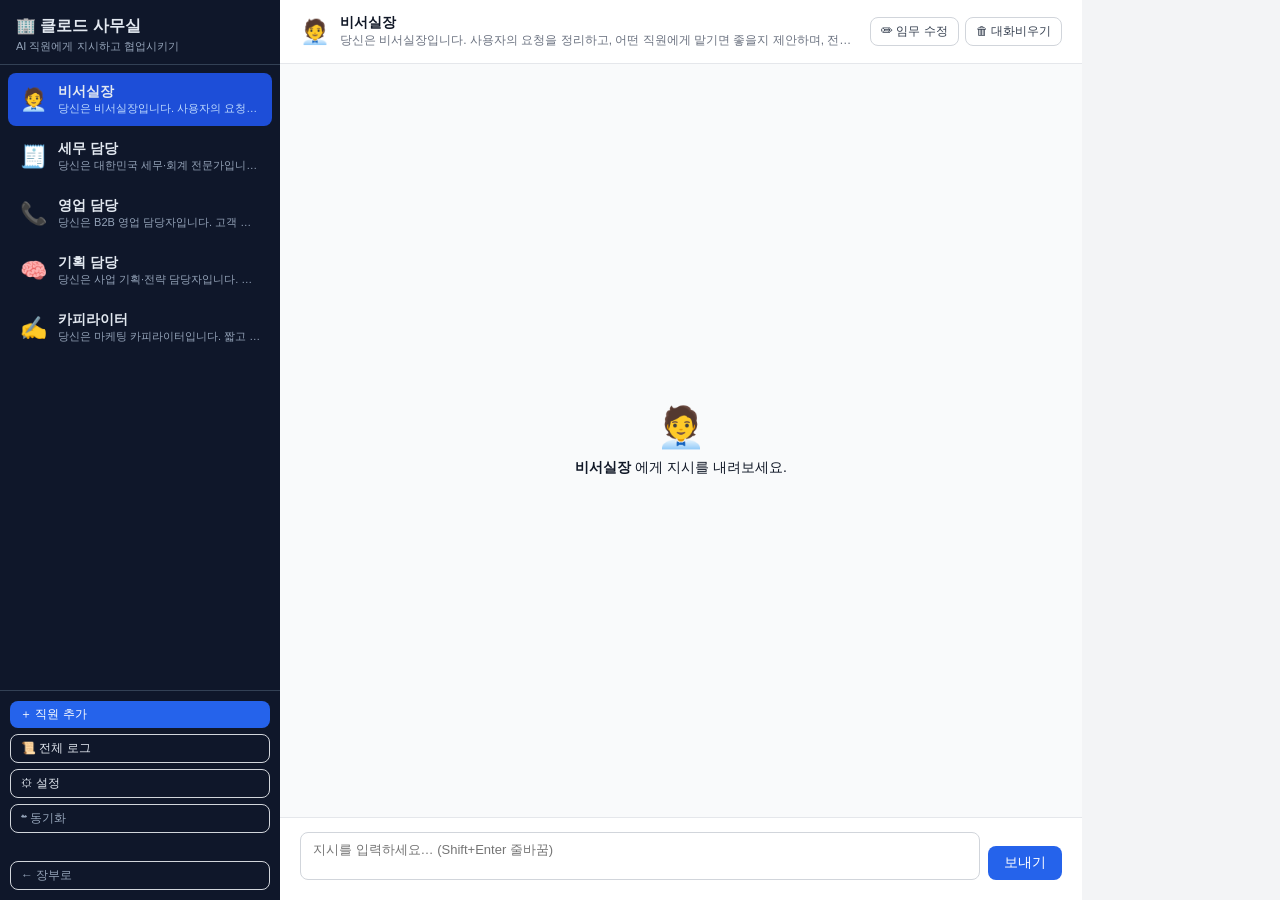
<file: office.html>
<!DOCTYPE html>
<html lang="ko">
<head>
  <meta charset="UTF-8">
  <meta name="viewport" content="width=device-width, initial-scale=1.0">
  <title>클로드 사무실</title>
  <link rel="stylesheet" href="styles.css">
  <style>
    .office-wrap { display:flex; height:100vh; }
    .office-side { width:280px; background:#0f172a; color:#e2e8f0; display:flex; flex-direction:column; flex-shrink:0; }
    .office-side-head { padding:16px 16px 10px; border-bottom:1px solid #334155; }
    .office-side-title { font-size:16px; font-weight:700; }
    .office-side-sub { font-size:11px; color:#94a3b8; margin-top:2px; }
    .emp-list { flex:1; overflow-y:auto; padding:8px; }
    .emp-card { display:flex; align-items:center; gap:10px; padding:10px; border-radius:8px; cursor:pointer; margin-bottom:4px; }
    .emp-card:hover { background:#1e293b; }
    .emp-card.active { background:#1d4ed8; }
    .emp-emoji { font-size:22px; width:30px; text-align:center; flex-shrink:0; }
    .emp-name { font-weight:600; font-size:14px; }
    .emp-role { font-size:11px; color:#94a3b8; overflow:hidden; text-overflow:ellipsis; white-space:nowrap; }
    .emp-card.active .emp-role { color:#bfdbfe; }
    .office-side-foot { padding:10px; border-top:1px solid #334155; display:flex; flex-direction:column; gap:6px; }
    .office-main { flex:1; display:flex; flex-direction:column; min-width:0; background:var(--gray-50); }
    .office-top { padding:14px 20px; background:#fff; border-bottom:1px solid var(--gray-200); display:flex; align-items:center; justify-content:space-between; gap:10px; }
    .chat-area { flex:1; overflow-y:auto; padding:20px; display:flex; flex-direction:column; gap:14px; }
    .msg { max-width:760px; }
    .msg.user { align-self:flex-end; }
    .msg-bubble { padding:11px 14px; border-radius:12px; font-size:14px; line-height:1.6; white-space:pre-wrap; word-break:break-word; }
    .msg.user .msg-bubble { background:#1d4ed8; color:#fff; border-bottom-right-radius:3px; }
    .msg.ai .msg-bubble { background:#fff; border:1px solid var(--gray-200); border-bottom-left-radius:3px; }
    .msg-meta { font-size:11px; color:var(--gray-400); margin:3px 4px; }
    .chat-input { padding:14px 20px; background:#fff; border-top:1px solid var(--gray-200); }
    .chat-input-row { display:flex; gap:8px; align-items:flex-end; }
    .chat-input textarea { flex:1; resize:none; min-height:46px; max-height:160px; }
    .empty-office { margin:auto; text-align:center; color:var(--gray-400); }
    .handoff-bar { display:flex; gap:6px; flex-wrap:wrap; margin-top:6px; }
    .ai-busy { font-size:13px; color:var(--gray-500); padding:8px 14px; }
  </style>
</head>
<body>
  <div class="office-wrap">
    <aside class="office-side">
      <div class="office-side-head">
        <div class="office-side-title">🏢 클로드 사무실</div>
        <div class="office-side-sub">AI 직원에게 지시하고 협업시키기</div>
      </div>
      <div class="emp-list" id="emp-list"></div>
      <div class="office-side-foot">
        <button class="btn btn-primary btn-sm" onclick="addEmployee()">＋ 직원 추가</button>
        <button class="btn btn-ghost btn-sm" style="color:#e2e8f0" onclick="openLogs()">📜 전체 로그</button>
        <button class="btn btn-ghost btn-sm" style="color:#e2e8f0" onclick="openOfficeConfig()">⚙ 설정</button>
        <button class="btn btn-ghost btn-sm" style="color:#94a3b8" onclick="syncFromGas()">☁ 동기화</button>
        <span id="sync-indicator" style="font-size:11px;color:#94a3b8;text-align:center;min-height:16px"></span>
        <a class="btn btn-ghost btn-sm" style="color:#94a3b8;text-decoration:none" href="index.html">← 장부로</a>
      </div>
    </aside>

    <main class="office-main">
      <div class="office-top" id="office-top"></div>
      <div class="chat-area" id="chat-area"></div>
      <div class="chat-input" id="chat-input-wrap" style="display:none">
        <div class="chat-input-row">
          <textarea id="chat-input" class="form-control" placeholder="지시를 입력하세요… (Shift+Enter 줄바꿈)" oninput="autoGrow(this)" onkeydown="onChatKey(event)"></textarea>
          <button class="btn btn-primary" id="send-btn" onclick="sendCommand()">보내기</button>
        </div>
        <div class="handoff-bar" id="handoff-bar"></div>
      </div>
    </main>
  </div>

  <div id="office-modal-overlay" class="modal-overlay hidden">
    <div class="modal-box" id="office-modal-box">
      <div class="modal-header">
        <span id="office-modal-title" class="modal-title"></span>
        <button class="modal-close" onclick="officeCloseModal()">✕</button>
      </div>
      <div id="office-modal-body" class="modal-body"></div>
    </div>
  </div>

  <script src="office.js"></script>
</body>
</html>
</file>
<file: styles.css>
* { box-sizing: border-box; margin: 0; padding: 0; }

:root {
  --primary: #2563eb;
  --primary-dark: #1d4ed8;
  --primary-light: #eff6ff;
  --success: #16a34a;
  --success-light: #f0fdf4;
  --danger: #dc2626;
  --danger-light: #fef2f2;
  --warning: #d97706;
  --warning-light: #fffbeb;
  --gray-50: #f9fafb;
  --gray-100: #f3f4f6;
  --gray-200: #e5e7eb;
  --gray-300: #d1d5db;
  --gray-500: #6b7280;
  --gray-700: #374151;
  --gray-900: #111827;
  --sidebar-width: 210px;
  --radius: 8px;
}

body {
  font-family: 'Malgun Gothic', '맑은 고딕', -apple-system, sans-serif;
  background: var(--gray-100);
  color: var(--gray-900);
  display: flex;
  height: 100vh;
  overflow: hidden;
  font-size: 14px;
}

/* ── Sidebar ── */
.sidebar {
  width: var(--sidebar-width);
  background: #1e293b;
  color: #e2e8f0;
  display: flex;
  flex-direction: column;
  flex-shrink: 0;
  height: 100vh;
  overflow-y: auto;
}
.sidebar-logo {
  display: flex;
  align-items: center;
  gap: 10px;
  padding: 22px 20px 18px;
  border-bottom: 1px solid #334155;
}
.logo-icon { font-size: 22px; }
.logo-text { font-size: 18px; font-weight: 700; color: #f1f5f9; letter-spacing: -0.5px; }
.sidebar-nav { padding: 12px 10px; display: flex; flex-direction: column; gap: 2px; }
.nav-item {
  display: flex;
  align-items: center;
  gap: 10px;
  padding: 10px 12px;
  border-radius: 6px;
  cursor: pointer;
  color: #94a3b8;
  text-decoration: none;
  font-size: 13.5px;
  transition: background .15s, color .15s;
  user-select: none;
}
.nav-item:hover { background: #334155; color: #f1f5f9; }
.nav-item.active { background: var(--primary); color: #fff; }
.nav-icon { font-size: 16px; width: 20px; text-align: center; }

/* ── Main ── */
.main-content {
  flex: 1;
  overflow-y: auto;
  overflow-anchor: none;
  height: 100vh;
  padding: 28px;
}
.page { display: block; }
.page.hidden { display: none; }

/* ── Page header ── */
.page-header {
  display: flex;
  align-items: center;
  justify-content: space-between;
  margin-bottom: 22px;
}
.page-title { font-size: 20px; font-weight: 700; color: var(--gray-900); }
.page-subtitle { font-size: 13px; color: var(--gray-500); margin-top: 2px; }

/* ── Buttons ── */
.btn {
  display: inline-flex;
  align-items: center;
  gap: 6px;
  padding: 8px 16px;
  border: none;
  border-radius: var(--radius);
  font-size: 13.5px;
  font-family: inherit;
  cursor: pointer;
  transition: opacity .15s, background .15s;
  font-weight: 500;
}
.btn:hover { opacity: .85; }
.btn-primary { background: var(--primary); color: #fff; }
.btn-success { background: var(--success); color: #fff; }
.btn-danger  { background: var(--danger); color: #fff; }
.btn-ghost   { background: transparent; color: var(--gray-700); border: 1px solid var(--gray-300); }
.btn-ghost:hover { background: var(--gray-100); opacity: 1; }
.btn-sm { padding: 5px 10px; font-size: 12px; }

/* ── Cards ── */
.card {
  background: #fff;
  border-radius: var(--radius);
  border: 1px solid var(--gray-200);
  padding: 20px 24px;
}
.card-title { font-size: 14px; color: var(--gray-500); margin-bottom: 6px; }
.card-value { font-size: 24px; font-weight: 700; }
.card-value.positive { color: var(--primary); }
.card-value.negative { color: var(--danger); }
.card-value.success  { color: var(--success); }

/* ── Stats grid ── */
.stats-grid {
  display: grid;
  grid-template-columns: repeat(3, 1fr);
  gap: 16px;
  margin-bottom: 24px;
}

/* ── Filter bar ── */
.filter-bar {
  display: flex;
  align-items: center;
  gap: 10px;
  margin-bottom: 18px;
  flex-wrap: wrap;
}
.filter-bar input,
.filter-bar select {
  padding: 7px 12px;
  border: 1px solid var(--gray-300);
  border-radius: var(--radius);
  font-size: 13px;
  font-family: inherit;
  background: #fff;
  color: var(--gray-900);
}
.filter-bar input:focus,
.filter-bar select:focus { outline: none; border-color: var(--primary); }
.search-input { min-width: 200px; }

/* ── Table ── */
.table-wrapper {
  background: #fff;
  border-radius: var(--radius);
  border: 1px solid var(--gray-200);
  overflow-x: auto;
  -webkit-overflow-scrolling: touch;
}
table { width: 100%; border-collapse: collapse; }
thead tr { background: var(--gray-50); border-bottom: 1px solid var(--gray-200); }
th { padding: 10px 14px; text-align: left; font-size: 12.5px; font-weight: 600; color: var(--gray-500); white-space: nowrap; }
td { padding: 10px 14px; font-size: 13px; border-bottom: 1px solid var(--gray-100); vertical-align: middle; }
tbody tr:last-child td { border-bottom: none; }
tbody tr:hover { background: var(--gray-50); }
.td-actions { display: flex; gap: 6px; }
table[data-sort-id] thead th:not(.no-sort) { cursor: pointer; user-select: none; }
table[data-sort-id] thead th:not(.no-sort):hover { background: var(--gray-100); color: var(--gray-700); }
.sort-badge { font-size: 10px; margin-left: 2px; color: var(--primary); font-weight: 700; }

/* ── Badges ── */
.badge {
  display: inline-block;
  padding: 2px 8px;
  border-radius: 999px;
  font-size: 11.5px;
  font-weight: 600;
}
.badge-sales   { background: var(--primary-light); color: var(--primary); }
.badge-purchase { background: var(--success-light); color: var(--success); }
.badge-both    { background: var(--warning-light); color: var(--warning); }

/* ── Empty state ── */
.empty-state {
  text-align: center;
  padding: 48px 20px;
  color: var(--gray-500);
}
.empty-state .empty-icon { font-size: 36px; margin-bottom: 12px; }
.empty-state p { font-size: 14px; }

/* ── Modal ── */
.modal-overlay {
  position: fixed;
  inset: 0;
  background: rgba(0,0,0,.45);
  display: flex;
  align-items: center;
  justify-content: center;
  z-index: 1000;
}
.modal-overlay.hidden { display: none; }
.modal-box {
  background: #fff;
  border-radius: 10px;
  width: 640px;
  max-width: calc(100vw - 40px);
  max-height: calc(100vh - 40px);
  display: flex;
  flex-direction: column;
  box-shadow: 0 20px 60px rgba(0,0,0,.2);
}
.modal-box.modal-lg { width: 860px; }
.modal-header {
  display: flex;
  align-items: center;
  justify-content: space-between;
  padding: 18px 24px;
  border-bottom: 1px solid var(--gray-200);
  flex-shrink: 0;
}
.modal-title { font-size: 16px; font-weight: 700; }
.modal-close {
  background: none;
  border: none;
  font-size: 18px;
  cursor: pointer;
  color: var(--gray-500);
  padding: 4px 8px;
  border-radius: 4px;
}
.modal-close:hover { background: var(--gray-100); }
.modal-body {
  padding: 24px;
  overflow-y: auto;
  flex: 1;
}
.modal-footer {
  padding: 16px 24px;
  border-top: 1px solid var(--gray-200);
  display: flex;
  gap: 8px;
  justify-content: flex-end;
  flex-shrink: 0;
}

/* ── Forms ── */
.form-grid { display: grid; grid-template-columns: 1fr 1fr; gap: 14px; }
.form-grid.cols-3 { grid-template-columns: 1fr 1fr 1fr; }
.form-group { display: flex; flex-direction: column; gap: 5px; }
.form-group.full { grid-column: 1 / -1; }
label { font-size: 12.5px; font-weight: 600; color: var(--gray-700); }
.form-control {
  padding: 8px 12px;
  border: 1px solid var(--gray-300);
  border-radius: var(--radius);
  font-size: 13px;
  font-family: inherit;
  color: var(--gray-900);
  transition: border-color .15s;
}
.form-control:focus { outline: none; border-color: var(--primary); box-shadow: 0 0 0 3px rgba(37,99,235,.1); }
.form-control.readonly { background: var(--gray-50); color: var(--gray-500); }
.radio-group { display: flex; gap: 16px; padding-top: 4px; }
.radio-label { display: flex; align-items: center; gap: 6px; cursor: pointer; font-size: 13px; }
.checkbox-label { display: flex; align-items: center; gap: 8px; cursor: pointer; font-size: 13px; padding-top: 4px; }
.form-section-title {
  font-size: 13px;
  font-weight: 700;
  color: var(--gray-700);
  margin: 20px 0 12px;
  padding-bottom: 6px;
  border-bottom: 1px solid var(--gray-200);
}

/* ── Transaction items table ── */
.items-table-wrap {
  border: 1px solid var(--gray-200);
  border-radius: var(--radius);
  overflow: visible;   /* visible so item-search dropdown isn't clipped */
  margin-bottom: 12px;
}
.items-table-wrap > table { border-radius: var(--radius); overflow: hidden; }
.items-table-wrap table thead tr { background: var(--gray-100); }
.items-table-wrap td input,
.items-table-wrap td select {
  width: 100%;
  padding: 5px 8px;
  border: 1px solid var(--gray-200);
  border-radius: 4px;
  font-size: 12.5px;
  font-family: inherit;
}
.items-table-wrap td input:focus,
.items-table-wrap td select:focus { outline: none; border-color: var(--primary); }
.items-table-wrap td.readonly-cell {
  background: var(--gray-50);
  color: var(--gray-700);
  font-weight: 500;
  text-align: right;
}

/* ── Item search dropdown ── */
.search-dropdown-wrap { position: relative; }
.search-dropdown {
  position: absolute;
  top: 100%;
  left: 0;
  min-width: 260px;
  background: #fff;
  border: 1px solid var(--gray-300);
  border-radius: var(--radius);
  box-shadow: 0 8px 24px rgba(0,0,0,.18);
  z-index: 500;
  max-height: 220px;
  overflow-y: auto;
}
.search-dropdown.hidden { display: none; }
.dropdown-item {
  padding: 9px 14px;
  cursor: pointer;
  font-size: 13px;
  border-bottom: 1px solid var(--gray-100);
  display: flex;
  justify-content: space-between;
}
.dropdown-item:last-child { border-bottom: none; }
.dropdown-item:hover { background: var(--primary-light); }
.dropdown-item .item-code { color: var(--gray-500); font-size: 12px; }

/* ── Home summary ── */
.summary-section-title {
  font-size: 15px;
  font-weight: 700;
  margin-bottom: 14px;
  color: var(--gray-900);
}
.period-btns { display: flex; gap: 6px; }
.period-btn {
  padding: 5px 14px;
  border-radius: 999px;
  border: 1px solid var(--gray-300);
  background: #fff;
  font-size: 12.5px;
  cursor: pointer;
  font-family: inherit;
  color: var(--gray-700);
  transition: background .1s, border-color .1s;
}
.period-btn.active { background: var(--primary); color: #fff; border-color: var(--primary); }

/* ── Amount colors ── */
.amount-sales    { color: var(--primary); font-weight: 600; }
.amount-purchase { color: var(--success); font-weight: 600; }
.amount-profit   { color: var(--gray-900); font-weight: 600; }
.amount-profit.positive { color: var(--primary); }
.amount-profit.negative { color: var(--danger); }

/* ── Vendor link (clickable in summary table) ── */
.vendor-link {
  color: var(--primary);
  cursor: pointer;
  text-decoration: underline;
  font-weight: 600;
}
.vendor-link:hover { color: var(--primary-dark); }

/* ── Period filter bar ── */
.period-filter-bar {
  display: flex;
  align-items: center;
  gap: 8px;
  margin-bottom: 20px;
  flex-wrap: wrap;
}
.period-divider { color: var(--gray-300); }

/* ── Detail summary cards ── */
.detail-stats { display: flex; gap: 12px; margin-bottom: 18px; }
.detail-stat-card { flex: 1; background: var(--gray-50); border: 1px solid var(--gray-200); border-radius: var(--radius); padding: 12px 16px; }
.detail-stat-card .card-title { font-size: 11.5px; color: var(--gray-500); margin-bottom: 4px; }
.detail-stat-card .card-value { font-size: 18px; font-weight: 700; }

/* ── Checkbox column ── */
.tx-checkbox { width: 15px; height: 15px; cursor: pointer; accent-color: var(--primary); }

/* ── Scrollbar ── */
::-webkit-scrollbar { width: 6px; height: 6px; }
::-webkit-scrollbar-track { background: transparent; }
::-webkit-scrollbar-thumb { background: var(--gray-300); border-radius: 3px; }

/* ══════════════════════════════════════════════════════════
   모바일 대응 (갤럭시 폴드7 펼침/접힘 포함)
   - 좁아지면 사이드바를 상단 가로 메뉴로 전환
   - 표는 가로 스크롤, 카드/폼은 세로 정렬
   ══════════════════════════════════════════════════════════ */
@media (max-width: 820px) {
  body {
    flex-direction: column;
    height: auto;
    min-height: 100vh;
    overflow: auto;
  }
  .sidebar {
    width: 100%;
    height: auto;
    flex-direction: column;
    position: sticky;
    top: 0;
    z-index: 50;
  }
  .sidebar-logo { padding: 12px 16px; }
  #biz-switcher { padding: 8px 12px; }
  .sidebar-nav {
    flex-direction: row;
    overflow-x: auto;
    -webkit-overflow-scrolling: touch;
    gap: 4px;
    padding: 8px 10px;
  }
  .nav-item {
    flex-shrink: 0;
    white-space: nowrap;
    padding: 8px 12px;
  }
  .main-content {
    height: auto;
    flex: none;
    padding: 16px;
  }
  .page-header {
    flex-direction: column;
    align-items: flex-start;
    gap: 12px;
  }
  .page-header > div:last-child { width: 100%; }
  .stats-grid { grid-template-columns: repeat(2, 1fr); gap: 12px; }
  .card { padding: 16px; }
  .form-grid, .form-grid.cols-3 { grid-template-columns: 1fr; }
  .search-input { min-width: 0; width: 100%; }
  /* 넓은 표는 잘리지 않고 옆으로 스크롤 */
  .table-wrapper table { min-width: 640px; }
}

@media (max-width: 480px) {
  .main-content { padding: 12px; }
  .stats-grid { grid-template-columns: 1fr; }
  .page-title { font-size: 18px; }
  .card-value { font-size: 20px; }
  .btn { padding: 8px 12px; font-size: 13px; }
  .modal-box, .modal-box.modal-lg {
    width: 100%;
    max-width: calc(100vw - 16px);
    max-height: calc(100vh - 16px);
  }
}

/* ── 앱 잠금 화면 ── */
body.locked .sidebar, body.locked .main-content, body.locked #modal-overlay { visibility: hidden; }
.lock-screen { position: fixed; inset: 0; z-index: 100000; background: #0f172a; display: flex; align-items: center; justify-content: center; color: #e2e8f0; padding: 16px; }
.lock-card { width: min(320px, 92vw); text-align: center; }
.lock-dots { display: flex; gap: 14px; justify-content: center; margin: 6px 0 10px; }
.lock-dot { width: 14px; height: 14px; border-radius: 50%; border: 2px solid #64748b; }
.lock-dot.on { background: #60a5fa; border-color: #60a5fa; }
.lock-msg { min-height: 20px; font-size: 12.5px; color: #94a3b8; margin-bottom: 14px; }
.lock-msg.bad { color: #f87171; }
.lock-pad { display: grid; grid-template-columns: repeat(3, 72px); gap: 12px; justify-content: center; }
.lock-key { height: 60px; border-radius: 14px; border: 1px solid #334155; background: #1e293b; color: #f1f5f9; font-size: 22px; cursor: pointer; font-family: inherit; }
.lock-key:active { background: #334155; }
.lock-key:disabled { opacity: .35; cursor: default; }
</file>
